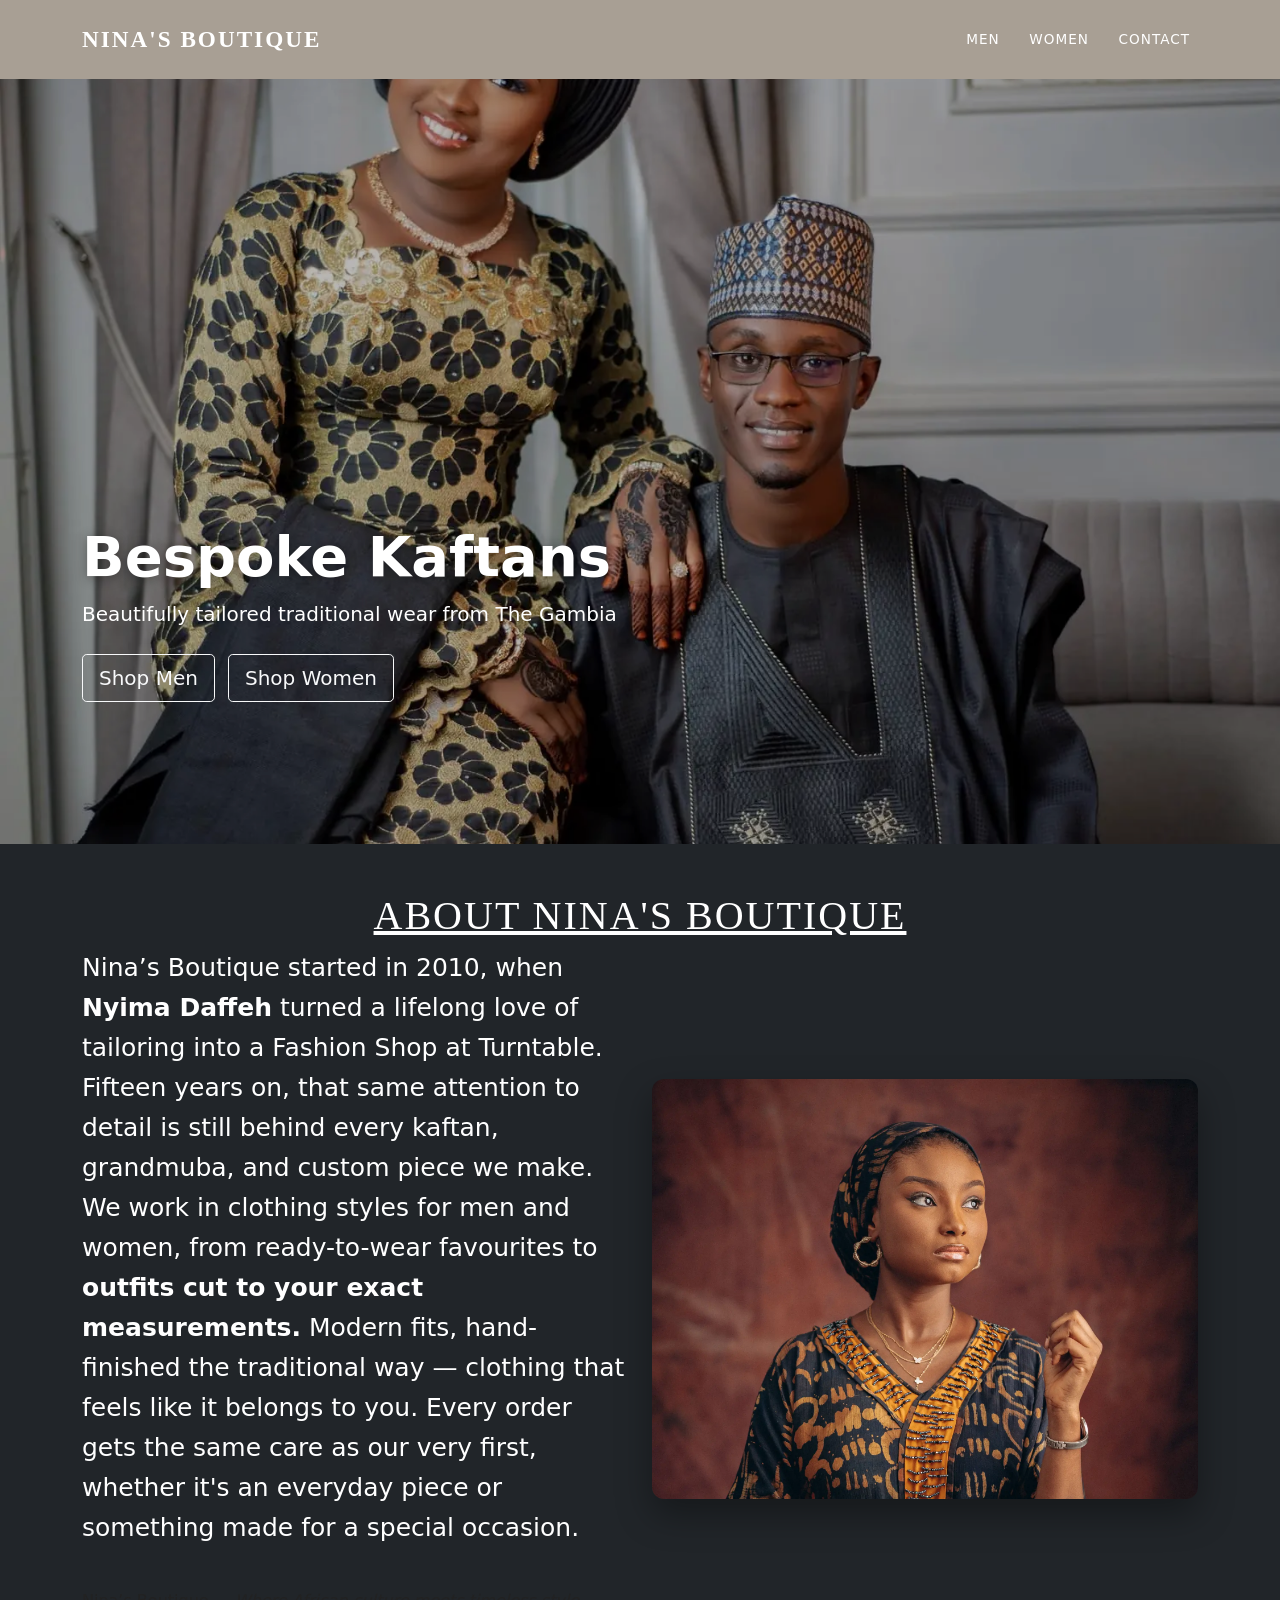
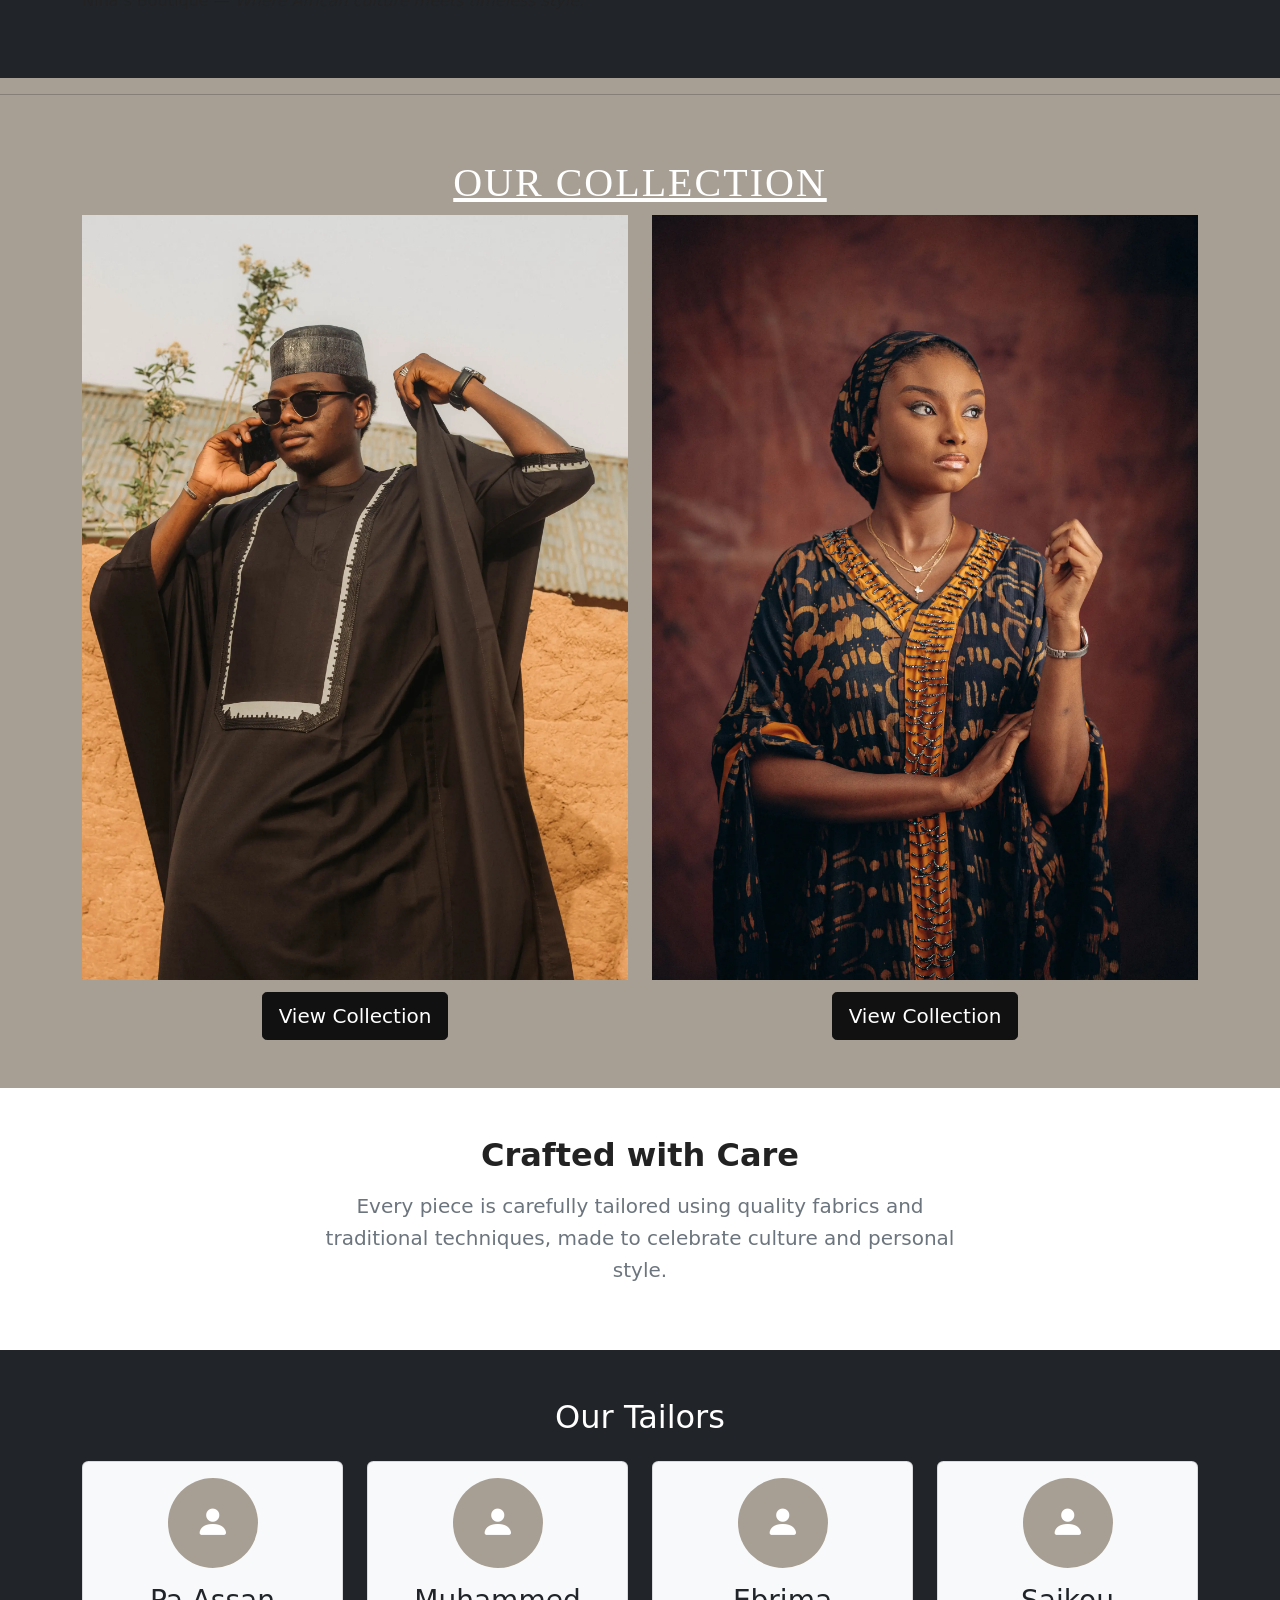
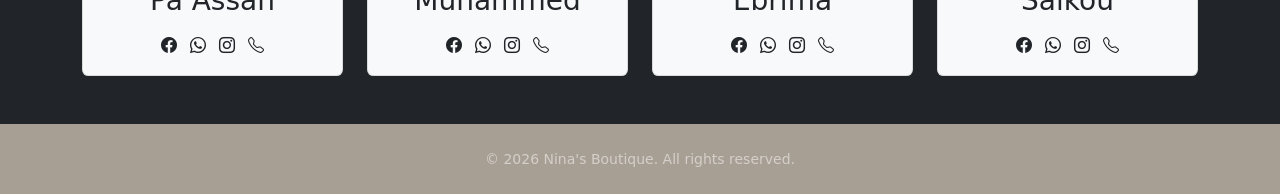
<file: index.html>
<!DOCTYPE html>
<html lang="en">
<head>
  <meta charset="UTF-8">
  <meta name="viewport" content="width=device-width, initial-scale=1.0">
  <title>Nina's Boutique | Traditional Kaftans</title>
  <link href="bootstrap-5.0.2-dist/css/bootstrap.min.css" rel="stylesheet">
  <link rel="stylesheet" href="https://cdn.jsdelivr.net/npm/bootstrap-icons@1.11.3/font/bootstrap-icons.min.css">
  <link rel="stylesheet" href="style.css">
</head>
<body>

  <nav class="navbar navbar-expand-lg sticky-top">
    <div class="container">
      <a class="navbar-brand" href="index.html"><b>Nina's Boutique</b></a>
      <button class="navbar-toggler text-white" type="button" data-bs-toggle="collapse" data-bs-target="#navbarNav" aria-label="Menu">
        ☰
      </button>
      <div class="collapse navbar-collapse" id="navbarNav">
        <ul class="navbar-nav ms-auto align-items-lg-center">
          <li class="nav-item"><a class="nav-link" href="men.html">Men</a></li>
          <li class="nav-item"><a class="nav-link" href="women.html">Women</a></li>
          <li class="nav-item"><a class="nav-link" href="contact.html">Contact</a></li>
        </ul>
      </div>
    </div>
  </nav>

  <div id="heroCarousel" class="carousel slide carousel-fade" data-bs-ride="carousel">
    <div class="carousel-inner">
  
  
  
      <div class="carousel-item active">
        <img src="images/pexels-photo-33344543.webp" class="d-block w-100 hero-img" alt="Bespoke Kaftans" fetchpriority="high">
        <div class="carousel-caption text-start">
          <div class="container">
            <h1 class="display-4 fw-bold">Bespoke Kaftans</h1>
            <p class="lead mb-4">Beautifully tailored traditional wear from The Gambia</p>
            <a href="men.html" class="btn btn-outline-light btn-lg me-2">Shop Men</a>
            <a href="women.html" class="btn btn-outline-light btn-lg">Shop Women</a>
          </div>
        </div>
      </div>
  
      <div class="carousel-item">
        <img src="images/pexels-planeteelevene-31485660.webp" class="d-block w-100 hero-img" alt="For Men" loading="lazy" decoding="async">
        <div class="carousel-caption text-start">
          <div class="container">
            <h1 class="display-4 fw-bold">For Men</h1>
            <p class="lead mb-4">Classic and modern kaftans tailored to perfection</p>
            <a href="men.html" class="btn btn-dark btn-lg">View Men’s Collection</a>
          </div>
        </div>
      </div>
  
      <div class="carousel-item">
        <img src="images/pexels-taiyesalawu-36550418.webp" class="d-block w-100 hero-img" alt="For Women" loading="lazy" decoding="async">
        <div class="carousel-caption text-start">
          <div class="container">
            <h1 class="display-4 fw-bold">For Women</h1>
            <p class="lead mb-4">Elegant traditional styles made just for you</p>
            <a href="women.html" class="btn btn-dark btn-lg">View Women’s Collection</a>
          </div>
        </div>
      </div>
  
      <div class="carousel-item">
        <img src="images/il_800x800.6125091984_jcxq.webp" class="d-block w-100 hero-img" alt="For Men" loading="lazy" decoding="async">
        <div class="carousel-caption text-start">
          <div class="container">
            <h1 class="display-4 fw-bold">For Men</h1>
            <p class="lead mb-4">Classic and modern kaftans tailored to perfection</p>
            <a href="men.html" class="btn btn-dark btn-lg">View Men’s Collection</a>
          </div>
        </div>
      </div>
  
      <div class="carousel-item">
        <img src="images/pexels-alpha-paul-696966661-19834982.webp" class="d-block w-100 hero-img" alt="For Women" loading="lazy" decoding="async">
        <div class="carousel-caption text-start">
          <div class="container">
            <h1 class="display-4 fw-bold">For Women</h1>
            <p class="lead mb-4">Elegant traditional styles made just for you</p>
            <a href="women.html" class="btn btn-dark btn-lg">View Women’s Collection</a>
          </div>
        </div>
      </div>
  
      <div class="carousel-item">
        <img src="images/pexels-kwame-fosu-2159790953-36348817.webp" class="d-block w-100 hero-img" alt="For Men" loading="lazy" decoding="async">
        <div class="carousel-caption text-start">
          <div class="container">
            <h1 class="display-4 fw-bold">For Men</h1>
            <p class="lead mb-4">Classic and modern kaftans tailored to perfection</p>
            <a href="men.html" class="btn btn-dark btn-lg">View Men’s Collection</a>
          </div>
        </div>
      </div>
  
      <div class="carousel-item">
        <img src="images/pexels-rdne-7249760.webp" class="d-block w-100 hero-img" alt="For Women" loading="lazy" decoding="async">
        <div class="carousel-caption text-start">
          <div class="container">
            <h1 class="display-4 fw-bold">For Women</h1>
            <p class="lead mb-4">Elegant traditional styles made just for you</p>
            <a href="women.html" class="btn btn-dark btn-lg">View Women’s Collection</a>
          </div>
        </div>
      </div>
  
    </div>
  </div>

 
   



<section class="py-5 bg-dark">
    <div class="showcase">
      <h1>About Nina's Boutique</h1>
    </div>
    <div class="container">
      <div class="row g-4 align-items-center">
        <div class="col-md-6">
        <p class="words">
          Nina’s Boutique started in 2010, when <strong>Nyima Daffeh</strong> turned a lifelong
          love of tailoring into a Fashion Shop at Turntable. Fifteen years on, that same
          attention to detail is still behind every kaftan, grandmuba, and custom piece we make.
        

        
          We work in clothing styles for men and women, from ready-to-wear
          favourites to <strong>outfits cut to your exact measurements.</strong> Modern fits,
          hand-finished the traditional way — clothing that feels like it belongs to you.
        

        
          Every order gets the same care as our very first, whether it's an everyday piece
          or something made for a special occasion.
        </p>

        <p class="bio-close">
          Nina’s Boutique — <em>Where African culture meets timeless style.</em>
        </p>

        </div>
        <div class="col-md-6">
          <div class="about-photo">
            <img src="images/pexels-md-photography-2150970498-33363225.webp" alt="Nina's Boutique tailoring" loading="lazy" decoding="async">
          </div>
        </div>
      </div>
    </div>
</section>
  

<hr>
















  <section class="py-5">
    <div class="showcase">
      <h1>Our Collection</h1>
    </div>
    <div class="container">
      <div class="row g-3 g-md-4 collection-grid">
        <div class="col-6">
          <div class="category-card">
            
            <img src="images/pexels-khalifa-yahaya-650488521-36029407.webp" alt="Men" loading="lazy" decoding="async">
            <a href="men.html" class="btn btn-dark btn-lg">View Collection</a>
          </div>
        </div>
        <div class="col-6">
          <div class="category-card">
            <img src="images/pexels-md-photography-2150970498-33363225.webp" alt="Women" loading="lazy" decoding="async">
            <a href="women.html" class="btn btn-dark btn-lg">View Collection</a>
          </div>
        </div>
      </div>
    </div>
  </section>

  <section class="py-5 bg-white">
    <div class="container text-center">
      <div class="row justify-content-center">
        <div class="col-lg-7">
          <h2 class="fw-bold mb-3">Crafted with Care</h2>
          <p class="text-muted lead">
            Every piece is carefully tailored using quality fabrics and traditional techniques,
            made to celebrate culture and personal style.
          </p>
        </div>
      </div>
    </div>
  </section>

<section id="Tailors" class="py-5 bg-dark text-dark text-center">
      
        <div class="container">
      
          <h2 class=" mb-4 text-center text-white">Our Tailors</h2>
      

      
          <div class="row g-4">
      
      
            <div class="col-6 col-md-6 col-lg-3">
      
              <div class="card bg-light">
      
                <div class="card-body text-center">
      
                  <div class="rounded-circle mb-3 avatar-placeholder"><i class="bi bi-person-fill"></i></div>
      
                  <h3 class="card-title mb-3">Pa Assan</h3>
                  <p><h6></h6></p>
      
                  <p class="card-text">
                  </p>
      
                  
                  <a href="#"><i class="bi bi-facebook text-dark mx-1"></i></a>
                  <a href="#"><i class="bi bi-whatsapp text-dark mx-1"></i></a>
                  <a href="#"><i class="bi bi-instagram text-dark mx-1"></i></a>
                  <a href="#"><i class="bi bi-telephone text-dark mx-1"></i></a>
      
                </div>
              </div>
            </div>
      
      
            <div class="col-6 col-md-6 col-lg-3">
      
              <div class="card bg-light">
      
                <div class="card-body text-center">
      
                  <div class="rounded-circle mb-3 avatar-placeholder"><i class="bi bi-person-fill"></i></div>
      
                  <h3 class="card-title mb-3">Muhammed</h3>
                  <p><h6></h6></p>
      
                  <p class="card-text">
                  </p>
      
                  
                  <a href="#"><i class="bi bi-facebook text-dark mx-1"></i></a>
                  <a href="#"><i class="bi bi-whatsapp text-dark mx-1"></i></a>
                  <a href="#"><i class="bi bi-instagram text-dark mx-1"></i></a>
                  <a href="#"><i class="bi bi-telephone text-dark mx-1"></i></a>
      
                </div>
              </div>
            </div>
      
      
            <div class="col-6 col-md-6 col-lg-3">
      
              <div class="card bg-light">
      
                <div class="card-body text-center">
      
                  <div class="rounded-circle mb-3 avatar-placeholder"><i class="bi bi-person-fill"></i></div>
      
                  <h3 class="card-title mb-3">Ebrima</h3>
                  <p><h6></h6></p>
      
                  <p class="card-text">
                  </p>
      
                  
                  <a href="#"><i class="bi bi-facebook text-dark mx-1"></i></a>
                  <a href="#"><i class="bi bi-whatsapp text-dark mx-1"></i></a>
                  <a href="#"><i class="bi bi-instagram text-dark mx-1"></i></a>
                  <a href="#"><i class="bi bi-telephone text-dark mx-1"></i></a>
      
                </div>
              </div>
            </div>
      
      
            <div class="col-6 col-md-6 col-lg-3">
      
              <div class="card bg-light">
      
                <div class="card-body text-center">
      
                  <div class="rounded-circle mb-3 avatar-placeholder"><i class="bi bi-person-fill"></i></div>
      
                  <h3 class="card-title mb-3">Saikou</h3>
                  <p><h6></h6></p>
      
                  <p class="card-text">
                  </p>
      
                  
                  <a href="#"><i class="bi bi-facebook text-dark mx-1"></i></a>
                  <a href="#"><i class="bi bi-whatsapp text-dark mx-1"></i></a>
                  <a href="#"><i class="bi bi-instagram text-dark mx-1"></i></a>
                  <a href="#"><i class="bi bi-telephone text-dark mx-1"></i></a>
      
                </div>
              </div>
            </div>
      
          </div>
        </div>
</section>

  

  <footer class="py-4 text-center text-white-50 small">
    <div class="container">&copy; 2026 Nina's Boutique. All rights reserved.</div>
  </footer>

  <script src="bootstrap-5.0.2-dist/js/bootstrap.bundle.min.js"></script>
</body>
</html>
</file>
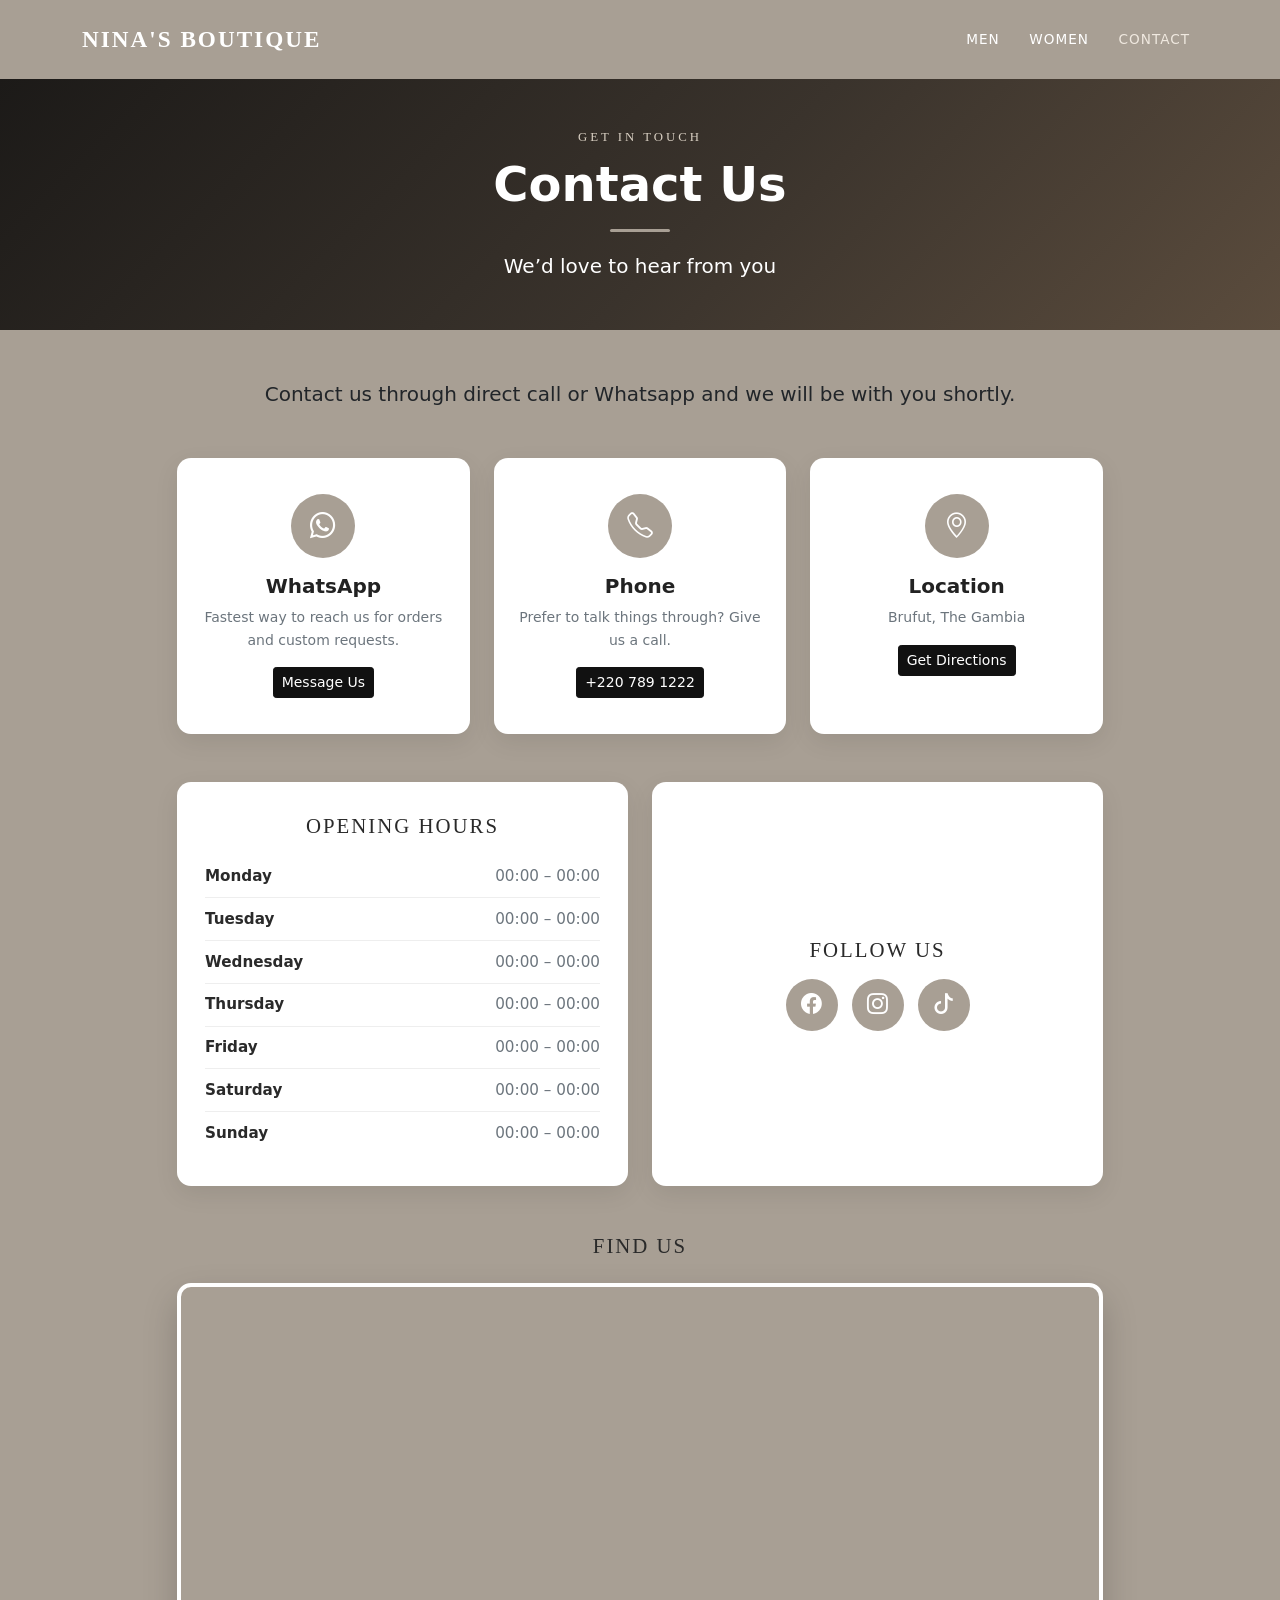
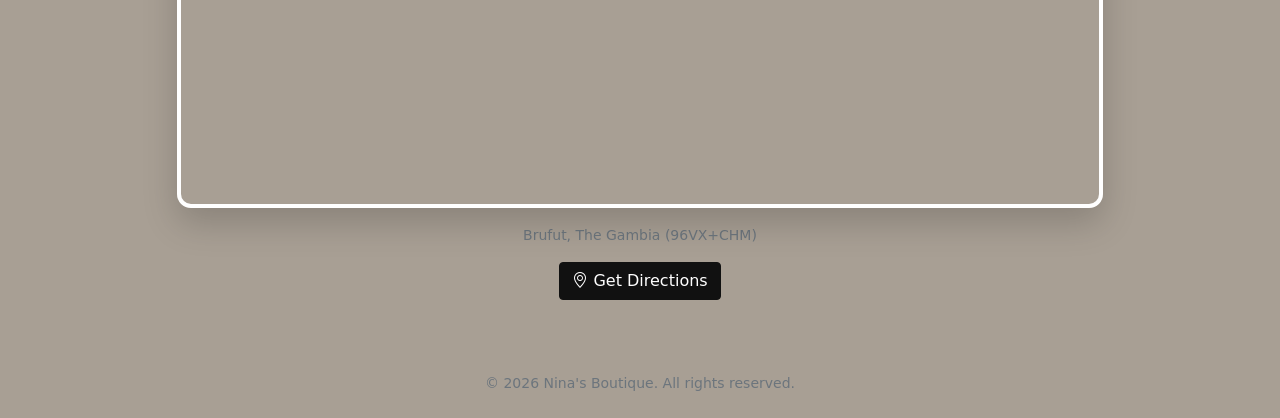
<file: contact.html>
<!DOCTYPE html>
<html lang="en">
<head>
  <meta charset="UTF-8">
  <meta name="viewport" content="width=device-width, initial-scale=1.0">
  <title>Contact | Nina's Boutique</title>
  <link href="bootstrap-5.0.2-dist/css/bootstrap.min.css" rel="stylesheet">
  <link rel="stylesheet" href="https://cdn.jsdelivr.net/npm/bootstrap-icons@1.11.3/font/bootstrap-icons.min.css">
  <link rel="stylesheet" href="style.css">
</head>
<body>
  <nav class="navbar navbar-expand-lg sticky-top">
    <div class="container">
      <a class="navbar-brand fw-bold" href="index.html">Nina's Boutique</a>
      <button class="navbar-toggler text-white" type="button" data-bs-toggle="collapse" data-bs-target="#navbarNav" aria-label="Menu">☰</button>
      <div class="collapse navbar-collapse" id="navbarNav">
        <ul class="navbar-nav ms-auto align-items-lg-center">
          <li class="nav-item"><a class="nav-link" href="men.html">Men</a></li>
          <li class="nav-item"><a class="nav-link" href="women.html">Women</a></li>
          <li class="nav-item"><a class="nav-link active" href="contact.html">Contact</a></li>
          
        </ul>
      </div>
    </div>
  </nav>

  <section class="py-5 contact-hero text-white text-center">
    <div class="container">
      <p class="kicker">Get In Touch</p>
      <h1 class="display-5 fw-bold">Contact Us</h1>
      <div class="hero-divider"></div>
      <p class="lead mb-0">We’d love to hear from you</p>
    </div>
  </section>

  <section class="py-5">
    <div class="container">
      <div class="row justify-content-center">
        <div class="col-lg-10">
          <div class="text-center mb-5">
            <p class="lead text-dark"><b>Contact us through direct call or Whatsapp and we will be with you shortly.</b></p>
          </div>
          <div class="row g-4 text-center mb-5">
            <div class="col-md-4">
              <div class="contact-card h-100">
                <div class="contact-icon"><i class="bi bi-whatsapp"></i></div>
                <h5 class="fw-bold mb-2">WhatsApp</h5>
                <p class="text-muted small mb-3">Fastest way to reach us for orders and custom requests.</p>
                <a href="https://wa.me/2203699539" target="_blank" class="btn btn-dark btn-sm">Message Us</a>
              </div>
            </div>
            <div class="col-md-4">
              <div class="contact-card h-100">
                <div class="contact-icon"><i class="bi bi-telephone"></i></div>
                <h5 class="fw-bold mb-2">Phone</h5>
                <p class="text-muted small mb-3">Prefer to talk things through? Give us a call.</p>
                <a href="tel:+2207891222" class="btn btn-dark btn-sm">+220 789 1222</a>
              </div>
            </div>
            <div class="col-md-4">
              <div class="contact-card h-100">
                <div class="contact-icon"><i class="bi bi-geo-alt"></i></div>
                <h5 class="fw-bold mb-2">Location</h5>
                <p class="text-muted small mb-3">Brufut, The Gambia</p>
                <a href="https://www.google.com/maps/dir/?api=1&destination=96VX%2BCHM+Brufut" target="_blank" class="btn btn-dark btn-sm">Get Directions</a>
              </div>
            </div>
          </div>

          <div class="row g-4 mb-5 justify-content-center">
            <div class="col-md-6">
              <div class="info-panel h-100">
                <h2 class="section-heading mb-3">Opening Hours</h2>
                <ul class="hours-list">
                  <li><span>Monday</span><span>00:00 – 00:00</span></li>
                  <li><span>Tuesday</span><span>00:00 – 00:00</span></li>
                  <li><span>Wednesday</span><span>00:00 – 00:00</span></li>
                  <li><span>Thursday</span><span>00:00 – 00:00</span></li>
                  <li><span>Friday</span><span>00:00 – 00:00</span></li>
                  <li><span>Saturday</span><span>00:00 – 00:00</span></li>
                  <li><span>Sunday</span><span>00:00 – 00:00</span></li>
                </ul>
              </div>
            </div>
            <div class="col-md-6">
              <div class="info-panel h-100 text-center d-flex flex-column justify-content-center">
                <h2 class="section-heading mb-3">Follow Us</h2>
                <div class="social-row">
                  <a href="#" class="social-icon" aria-label="Facebook"><i class="bi bi-facebook"></i></a>
                  <a href="#" class="social-icon" aria-label="Instagram"><i class="bi bi-instagram"></i></a>
                  <a href="#" class="social-icon" aria-label="TikTok"><i class="bi bi-tiktok"></i></a>
                </div>
              </div>
            </div>
          </div>

          <h2 class="section-heading">Find Us</h2>
          <div class="ratio ratio-16x9 map-frame mb-3">
            <iframe src="https://www.google.com/maps?q=96VX%2BCHM+Brufut&output=embed" style="border:0;" allowfullscreen loading="lazy"></iframe>
          </div>
          <div class="text-center">
            <p class="text-muted small mb-3">Brufut, The Gambia (96VX+CHM)</p>
            <a href="https://www.google.com/maps/dir/?api=1&destination=96VX%2BCHM+Brufut" target="_blank" class="btn btn-dark">
              <i class="bi bi-geo-alt"></i> Get Directions
            </a>
          </div>
        </div>
      </div>
    </div>
  </section>

  <footer class="py-4 text-center text-muted small">
    <div class="container">&copy; 2026 Nina's Boutique. All rights reserved.</div>
  </footer>
  <script src="bootstrap-5.0.2-dist/js/bootstrap.bundle.min.js"></script>
</body>
</html>
</file>
<file: style.css>
*,
*::before,
*::after {
  box-sizing: border-box;
}

html {
  scroll-behavior: smooth;
}



body {
  margin: 0;
  padding: 0;
  overflow-x: hidden;
  background-color: #a89f94;
  color: #222;
  font-family: system-ui, -apple-system, "Segoe UI", Roboto, sans-serif;
  line-height: 1.6;
  
}

img {
  max-width: 100%;
  display: inline-block;
}

/* Fluid headings: scale smoothly with viewport instead of jumping
   at fixed breakpoints, so text never feels oversized on small phones
   or undersized on large screens. */
.display-4 {
  font-size: clamp(1.9rem, 6vw, 3.5rem);
}

.display-5 {
  font-size: clamp(1.7rem, 5.5vw, 3rem);
}

.navbar {
  background-color: #a89f94;
  padding-top: 1rem;
  padding-bottom: 1rem;
 
}

.navbar-brand {
  font-family: Georgia, "Times New Roman", Times, serif;
  font-size: 1.45rem;
  font-weight: 400;
  letter-spacing: 2px;
  color: #ffffff !important;
  text-transform: uppercase;
}



.showcase {
  font-family: Georgia, "Times New Roman", Times, serif;
  font-size: 1.45rem;
  font-weight: 400;
  letter-spacing: 2px;
  color: #ffffff !important;
  text-transform: uppercase;
  text-align: center;
  text-decoration: underline;
}

.Textile {
  font-family: Georgia, "Times New Roman", Times, serif;
  font-size: 1.45rem;
  font-weight: 400;
  letter-spacing: 2px;
  color: #ffffff !important;
  text-transform: uppercase;
  text-align: center;
  text-decoration: underline;
}




.nav-link {
  color: #ffffff !important;
  font-weight: 400;
  font-size: 0.85rem;
  letter-spacing: 1px;
  text-transform: uppercase;
  margin-left: 0.85rem;
}

.nav-link:hover,
.nav-link.active {
  color: #f0e9e0 !important;
}

.navbar-toggler {
  border: 1px solid rgba(255, 255, 255, 0.8);
  padding: 0.4rem 0.65rem;
  color: #fff;
  font-size: 1.5rem;
  line-height: 1;
  min-width: 44px;
  min-height: 44px;
}

.navbar-toggler:focus {
  box-shadow: none;
}

.navbar-toggler-icon {
  display: none;
}

.hero-img {
  height: 85vh;
  height: 85dvh;
  width: 100%;
  object-fit: cover;
  object-position: center;
  filter: brightness(0.72);
}

.carousel-indicators {
  display: none;
}

.carousel-caption {
  bottom: 16%;
  left: 0;
  right: 0;
  text-align: left;
}

.carousel-caption h1 {
  text-shadow: 0 2px 12px rgba(0, 0, 0, 0.35);
}

.category-card {
  background: transparent;
  text-align: center;
}

.category-card img {
  width: 100%;
  height: 85vh;
  height: 85dvh;
  min-height: 520px;
  object-fit: cover;
  object-position: center;
}

.category-card .btn {
  display: inline-block;
  margin-top: 12px;
}

.nina {
  width: 80%;
  height: 260px;
  min-height: 200px;
  object-fit: cover;
  object-position: center;
}

.card {
  border-radius: 0.4rem;
  overflow: hidden;
}

.card-img-top {
  height: 260px;
  width: 100%;
  object-fit: cover;
  object-position: center;
  background: #1a1a1a;
}

.btn-dark {
  background-color: #111;
  border-color: #111;
}


.about-text {
    max-width: 900px;
    margin: auto;
    line-height: 1.8;
}

.words {
    font-size: 25px;
    color: white;
    margin-bottom: 40px;
    text-align: left;
  
}

@media (max-width: 768px) {
  .words {
    font-size: 20px;
  }
}

@media (max-width: 480px) {
  .words {
    font-size: 18px;
  }
}


.about-photo {
  border-radius: 12px;
  overflow: hidden;
  box-shadow: 0 15px 35px rgba(0, 0, 0, 0.35);
}

.about-photo img {
  width: 100%;
  height: 420px;
  object-fit: cover;
  object-position: center 25%;
  display: block;
}

@media (max-width: 768px) {
  .about-photo img {
    height: 320px;
  }
}

@media (max-width: 480px) {
  .about-photo img {
    height: 260px;
  }
}



.contact-hero {
  background: linear-gradient(135deg, #1c1a18 0%, #3a332c 55%, #5b4c3d 100%);
}

.kicker {
  font-family: Georgia, "Times New Roman", Times, serif;
  letter-spacing: 3px;
  text-transform: uppercase;
  font-size: 0.8rem;
  color: #d8cfc2;
  margin-bottom: 0.5rem;
}

.hero-divider {
  width: 60px;
  height: 3px;
  background: #a89f94;
  margin: 16px auto 18px;
  border-radius: 2px;
}

.section-heading {
  font-family: Georgia, "Times New Roman", Times, serif;
  font-weight: 400;
  letter-spacing: 2px;
  text-transform: uppercase;
  text-align: center;
  color: #2a2a2a;
  font-size: 1.3rem;
  margin-bottom: 1.5rem;
}

.contact-card {
  background: #fff;
  border-radius: 14px;
  padding: 2.25rem 1.5rem;
  box-shadow: 0 8px 24px rgba(0, 0, 0, 0.08);
  transition: transform 0.25s ease, box-shadow 0.25s ease;
}

.contact-card:hover {
  transform: translateY(-6px);
  box-shadow: 0 16px 36px rgba(0, 0, 0, 0.14);
}

.contact-icon {
  width: 64px;
  height: 64px;
  margin: 0 auto 16px;
  border-radius: 50%;
  background: #a89f94;
  color: #fff;
  display: flex;
  align-items: center;
  justify-content: center;
  font-size: 1.6rem;
}

.map-frame {
  border-radius: 14px;
  overflow: hidden;
  box-shadow: 0 15px 35px rgba(0, 0, 0, 0.18);
  border: 4px solid #fff;
}

.info-panel {
  background: #fff;
  border-radius: 14px;
  padding: 2rem 1.75rem;
  box-shadow: 0 8px 24px rgba(0, 0, 0, 0.08);
}

.hours-list {
  list-style: none;
  padding: 0;
  margin: 0;
}

.hours-list li {
  display: flex;
  justify-content: space-between;
  padding: 0.55rem 0;
  border-bottom: 1px solid #eee;
  font-size: 0.95rem;
}

.hours-list li:last-child {
  border-bottom: none;
}

.hours-list li span:first-child {
  font-weight: 600;
  color: #2a2a2a;
}

.hours-list li span:last-child {
  color: #6c757d;
}

.social-row {
  display: flex;
  justify-content: center;
  gap: 14px;
  flex-wrap: wrap;
}

.social-icon {
  width: 52px;
  height: 52px;
  border-radius: 50%;
  background: #a89f94;
  color: #fff;
  display: flex;
  align-items: center;
  justify-content: center;
  font-size: 1.3rem;
  transition: transform 0.2s ease, background 0.2s ease;
}

.social-icon:hover {
  background: #2a2a2a;
  color: #fff;
  transform: translateY(-4px);
}

@media (max-width: 480px) {
  .contact-card {
    padding: 1.75rem 1.25rem;
  }

  .contact-icon {
    width: 54px;
    height: 54px;
    font-size: 1.35rem;
  }

  .info-panel {
    padding: 1.5rem 1.25rem;
  }
}


.avatar-placeholder {
  width: 90px;
  height: 90px;
  margin-left: auto;
  margin-right: auto;
  display: flex;
  align-items: center;
  justify-content: center;
  background-color: #a89f94;
  color: #ffffff;
  font-size: 2.2rem;
}



@media (max-width: 991.98px) and (min-width: 769px) {
  .hero-img {
    height: 75vh;
    height: 75dvh;
  }

  .category-card img {
    height: 75vh;
    height: 75dvh;
    min-height: 450px;
  }
}


@media (max-width: 768px) {
  .collection-grid .category-card img {
    height: 46vw;
    min-height: 170px;
    max-height: 320px;
  }

  .collection-grid .category-card .btn {
    font-size: 0.85rem;
    padding: 0.5rem 0.9rem;
    margin-top: 8px;
  }
}

@media (max-width: 480px) {
  .collection-grid .category-card .btn {
    font-size: 0.75rem;
    padding: 0.4rem 0.7rem;
  }
}

@media (max-width: 991.98px) {
  .navbar-collapse {
    background-color: #a89f94;
    margin-top: 0.7rem;
    padding: 0.5rem 0.75rem 1rem;
    border-radius: 8px;
  }

  .nav-link {
    margin-left: 0;
    padding: 0.75rem 0.2rem !important;
    border-bottom: 1px solid rgba(255, 255, 255, 0.2);
  }

  .navbar-nav .btn {
    margin-top: 0.75rem;
    width: 100%;
  }
}

@media (max-width: 768px) {
  .navbar-brand {
    font-size: 1.1rem;
    letter-spacing: 1.4px;
  }

  .hero-img {
    height: 70vh;
    height: 70dvh;
  }

  .carousel-caption {
    bottom: 10%;
  }

  .carousel-caption h1 {
    font-size: 1.8rem;
  }

  .category-card img {
    height: 70vh;
    height: 70dvh;
    min-height: 380px;
  }

  a.btn,
  button,
  .btn {
    min-height: 44px;
  }

  /* Bigger touch target for the carousel arrows */
  .carousel-control-prev,
  .carousel-control-next {
    width: 16%;
  }

  .carousel-control-prev-icon,
  .carousel-control-next-icon {
    width: 2.25rem;
    height: 2.25rem;
  }
}

@media (max-width: 480px) {
  .hero-img {
    height: 62vh;
    height: 62dvh;
  }

  .category-card img {
    height: 62vh;
    height: 62dvh;
    min-height: 320px;
  }
}



.product-card {
  background: #fff;
  border-radius: 8px;
  overflow: hidden;
  cursor: pointer;
  box-shadow: 0 2px 8px rgba(0, 0, 0, 0.08);
  transition: transform 0.25s ease, box-shadow 0.25s ease;
}

.product-card:hover {
  transform: translateY(-5px);
  box-shadow: 0 8px 20px rgba(0, 0, 0, 0.15);
}

.product-img {
  width: 100%;
  height: 260px;
  object-fit: cover;
  object-position: center;
}

/* On the 2-columns-per-row mobile grid, cards are much narrower than
   on desktop, so the same 260px height reads as an oddly tall,
   narrow sliver. Shorten it in proportion to the card width. */
@media (max-width: 768px) and (min-width: 481px) {
  .product-img,
  .placeholder-img {
    height: 220px;
  }
}

@media (max-width: 480px) {
  .product-img,
  .placeholder-img {
    height: 170px;
  }
}

/* ---------- Category quick-nav + accordion (men/women pages) ---------- */

.category-nav {
  display: flex;
  gap: 10px;
  overflow-x: auto;
  padding: 4px 4px 18px;
  margin-bottom: 0.5rem;
  scrollbar-width: none;
}

.category-nav::-webkit-scrollbar {
  display: none;
}

.category-nav a {
  flex: 0 0 auto;
  padding: 0.5rem 1.15rem;
  border-radius: 999px;
  background: #fff;
  color: #2a2a2a;
  font-size: 0.85rem;
  font-weight: 600;
  text-decoration: none;
  white-space: nowrap;
  box-shadow: 0 2px 8px rgba(0, 0, 0, 0.1);
  transition: background 0.2s ease, color 0.2s ease;
}

.category-nav a:hover,
.category-nav a:focus {
  background: #a89f94;
  color: #fff;
}

/* Offset for the sticky navbar when a chip jump-scrolls to a section */
.category-accordion .accordion-item {
  scroll-margin-top: 90px;
}

.category-accordion .accordion-item {
  border: none;
  margin-bottom: 1rem;
  border-radius: 10px;
  overflow: hidden;
  box-shadow: 0 4px 14px rgba(0, 0, 0, 0.1);
}

.category-accordion .accordion-button {
  font-family: Georgia, "Times New Roman", Times, serif;
  font-size: 1.05rem;
  letter-spacing: 2px;
  text-transform: uppercase;
  font-weight: 400;
  background: #2a2a2a;
  color: #fff;
  padding: 1.1rem 1.5rem;
}

.category-accordion .accordion-button:not(.collapsed) {
  background: #a89f94;
  color: #fff;
  box-shadow: none;
}

.category-accordion .accordion-button:focus {
  box-shadow: none;
}

.category-accordion .accordion-button::after {
  filter: invert(1) grayscale(100%) brightness(2.2);
}

.category-accordion .accordion-body {
  padding: 1.75rem 1.25rem;
}

/* Placeholder cards: same footprint as a real product-card so the
   grid lays out identically once real photos replace them, but
   visually distinct (dashed box) so they're obviously not-yet-real. */
.placeholder-card {
  background: #fff;
  border-radius: 8px;
  overflow: hidden;
  box-shadow: 0 2px 8px rgba(0, 0, 0, 0.08);
}

.placeholder-img {
  width: 100%;
  height: 260px;
  background: repeating-linear-gradient(
    135deg,
    #f4f2ef,
    #f4f2ef 10px,
    #ece8e2 10px,
    #ece8e2 20px
  );
  border: 2px dashed #c9c2b8;
  display: flex;
  flex-direction: column;
  align-items: center;
  justify-content: center;
  color: #a49a8c;
}

.placeholder-img i {
  font-size: 1.7rem;
  margin-bottom: 6px;
}

.placeholder-img span {
  font-size: 0.68rem;
  letter-spacing: 1px;
  text-transform: uppercase;
}

.product-info {
  padding: 15px;
}

.product-title {
  margin-bottom: 5px;
  font-weight: 600;
}

.product-short {
  margin: 0;
  color: #6c757d;
  font-size: 14px;
}



.product-modal {
  display: none;

  position: fixed;
  z-index: 9999;

  left: 0;
  top: 0;

  width: 100%;
  height: 100%;

  background: rgba(0, 0, 0, 0.75);

  align-items: center;
  justify-content: center;

  padding: 30px;
}


.product-modal-content {
  position: relative;

  width: 90%;
  max-width: 1000px;

  max-height: 90vh;

  background: #fff;

  border-radius: 10px;

  overflow: hidden;

  display: flex;

  box-shadow: 0 20px 60px rgba(0, 0, 0, 0.4);

  animation: popup 0.25s ease;
}




.modal-image-container {
  width: 50%;
  background: #eee;
}

.modal-image-container img {
  width: 100%;
  height: 100%;

  min-height: 550px;

  object-fit: cover;
  object-position: center;
}




.modal-info {
  width: 50%;

  padding: 60px 50px;

  display: flex;
  flex-direction: column;
  justify-content: center;
}

.modal-category {
  font-size: 12px;
  letter-spacing: 2px;
  color: #888;
  margin-bottom: 15px;
}

.modal-info h2 {
  font-family: Georgia, "Times New Roman", serif;

  font-size: 2.5rem;

  margin-bottom: 20px;
}

.modal-info p {
  color: #555;
}

.modal-price {
  font-weight: bold;
  font-size: 1.1rem;

  margin-top: 20px;
  margin-bottom: 5px;
}

.modal-made {
  font-size: 14px;
  margin-bottom: 30px;
}




.close-modal {
  position: absolute;

  top: 15px;
  right: 20px;

  z-index: 10;

  width: 40px;
  height: 40px;

  border: none;

  border-radius: 50%;

  background: rgba(255, 255, 255, 0.9);

  font-size: 28px;

  line-height: 1;

  cursor: pointer;
}




@keyframes popup {

  from {
    opacity: 0;
    transform: scale(0.95);
  }

  to {
    opacity: 1;
    transform: scale(1);
  }

}




@media (max-width: 768px) {

  .product-modal {
    padding: 15px;
  }

  .product-modal-content {
    width: 100%;
    max-height: 90vh;

    display: block;

    overflow-y: auto;
  }

  .modal-image-container {
    width: 100%;
  }

  .modal-image-container img {
    width: 100%;
    height: 300px;
    min-height: 0;
  }

  .modal-info {
    width: 100%;
    padding: 30px;
  }

  .modal-info h2 {
    font-size: 2rem;
  }

  

}
</file>
